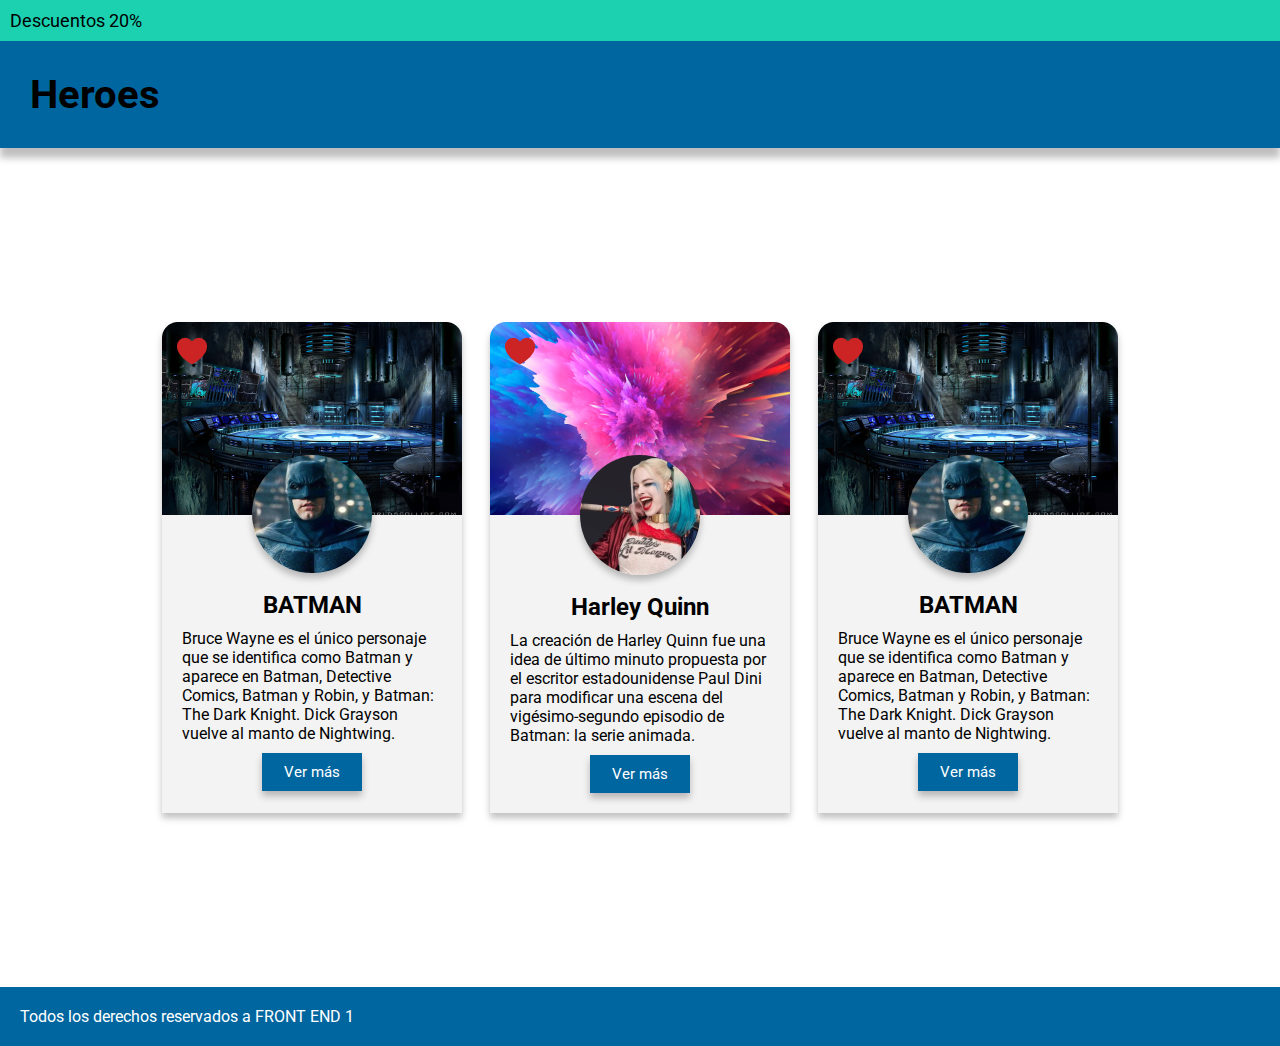
<file: Heroes/index.html>
<!DOCTYPE html>
<html lang="en">
<head>
    <meta charset="UTF-8">
    <meta http-equiv="X-UA-Compatible" content="IE=edge">
    <meta name="viewport" content="width=device-width, initial-scale=1.0">
    <style>
        @import url('https://fonts.googleapis.com/css2?family=Roboto&display=swap');
        </style>
    <link rel="stylesheet" href="css/styles.css">
    <title>Heroes</title>
</head>
<body>
    <header>
        <section>
            <p class="descuentos">Descuentos 20%</p>
        </section>
        <section>
            <h1>Heroes</h1>
        </section>
    </header>
    <main>
        <section class="seccionMain">
            <article>
                <img src="/Heroes/img/Vector.png" class="posicionCorazon1" alt="">
                <img src="/Heroes/img/849bfede3a5193c34ab8a00379e64fa2 1.png" alt="banner batman">
                <img src="/Heroes/img/liga-justicia-batman-kO4H--1024x512@abc 1.png" class="fotosHeroes" alt="foto batman">
                <h2>BATMAN</h2>
                <p class="pArticulos">Bruce Wayne es el único personaje que se identifica como Batman y aparece en Batman, Detective Comics, Batman y Robin, y Batman: The Dark Knight. Dick Grayson vuelve al manto de Nightwing.
                </p>
                <p class="verMas">Ver más</p>
            </article>
            <article>
                <img src="/Heroes/img/Vector.png" class="posicionCorazon1" alt="">
                <img src="/Heroes/img/queen banner.png" alt="banner batman">
                <img src="/Heroes/img/queen.png" class="fotosHeroes" alt="foto batman">
                <h2>Harley Quinn</h2>
                <p class="pArticulos">La creación de Harley Quinn fue una idea de último minuto propuesta por el escritor estadounidense Paul Dini para modificar una escena del vigésimo-segundo episodio de Batman: la serie animada.
                </p>
                <p class="verMas">Ver más</p>
            </article>
            <article>
                <img src="/Heroes/img/Vector.png" class="posicionCorazon1" alt="">
                <img src="/Heroes/img/849bfede3a5193c34ab8a00379e64fa2 1.png" alt="banner batman">
                <img src="/Heroes/img/liga-justicia-batman-kO4H--1024x512@abc 1.png" class="fotosHeroes" alt="foto batman">
                <h2>BATMAN</h2>
                <p class="pArticulos">Bruce Wayne es el único personaje que se identifica como Batman y aparece en Batman, Detective Comics, Batman y Robin, y Batman: The Dark Knight. Dick Grayson vuelve al manto de Nightwing.
                </p>
                <p class="verMas">Ver más</p>
            </article>
        </section>
    </main>
    <footer>
        <p class="pFooter">Todos los derechos reservados a FRONT END 1</p>
    </footer>
</body>
</html>
</file>
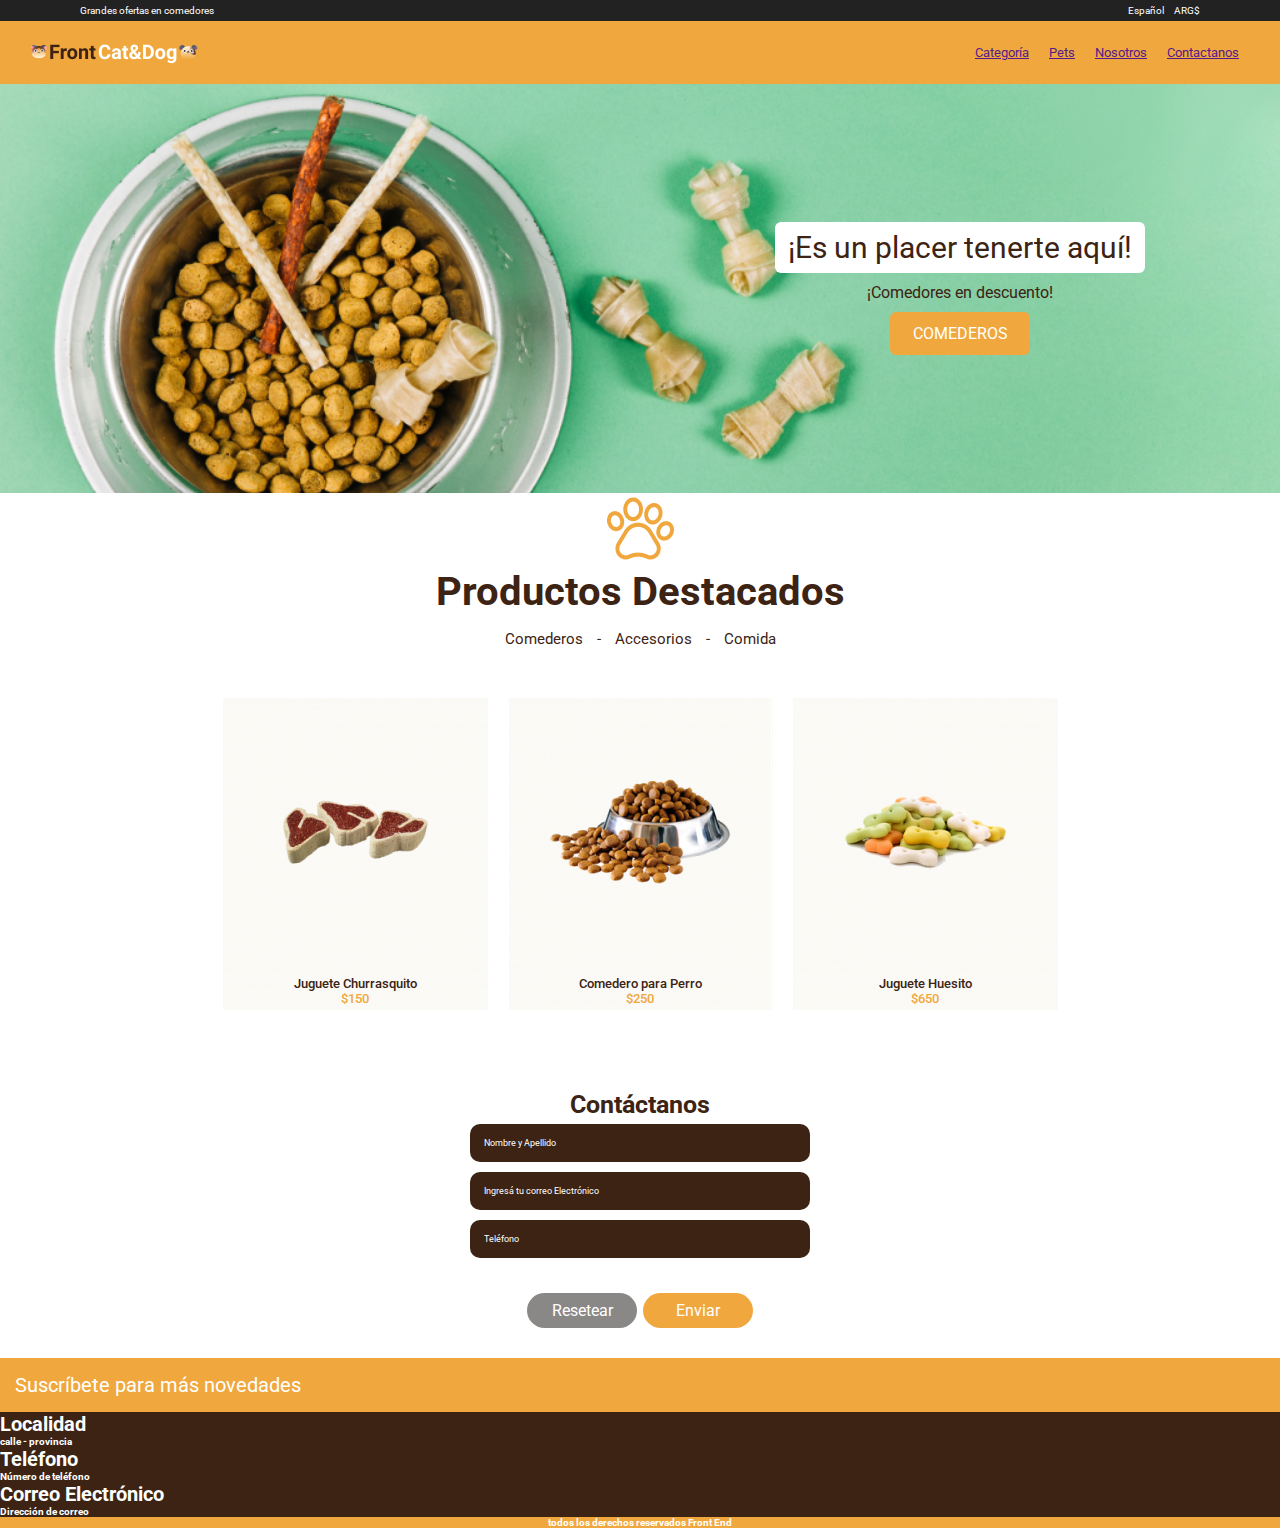
<file: PETSHOP/index.html>
<!DOCTYPE html>
<html lang="en">
<head>
    <meta charset="UTF-8">
    <meta http-equiv="X-UA-Compatible" content="IE=edge">
    <meta name="viewport" content="width=device-width, initial-scale=1.0">
    
    
    <title>FrontCat&Dog</title>
    <link rel="stylesheet" href="css/styles.css">
</head>
<body>
    <header>
        <Section class="seccionIdiomaMoneda">
            <p>Grandes ofertas en comedores</p>
            <ul class="ulsHeaderIM">
                <li class="liSeparacion">Español</li>
                <li>ARG$</li>
            </ul>
        </Section>
        <section class="seccionNavegacion">
            <img src="img/Logo.png" alt="logo FrontCat&Dog">
            <nav>
                <ul class="ulsHeaderNav">
                    <li class="liSeparacion"><a href=""><i class="fa-solid fa-paw"></i> Categoría</a></li>
                    <li class="liSeparacion"><a href=""><i class="fa-solid fa-paw"></i> Pets</a></li>
                    <li class="liSeparacion"><a href=""><i class="fa-solid fa-paw"></i> Nosotros</a></li>
                    <li class="liSeparacion"><a href=""><i class="fa-solid fa-paw"></i> Contactanos</a></li>
                </ul>
            </nav>
            <!-- <i class="fa-solid fa-bars"></i> -->
        </section>
    </header>
    <main>
        <section class="fondoBanner">
            <div class="divContenidoBanner">
                <span class="spanBanner1">¡Es un placer tenerte aquí!</span>
                <span>¡Comedores en descuento!</span>
                <span class="spanbanner3">COMEDEROS</span>
            </div>
        </section>
        <section>
            <div class="divPataGrande">
                <img src="img/patitaGrande.png" alt="icono patita">
            </div>
            <h1>Productos Destacados</h1>
            <nav class="navProductosDestacados">
                <span>Comederos</span>
                <span class="espacioEnNavegadores">-</span>
                <span>Accesorios</span>
                <span class="espacioEnNavegadores">-</span>
                <span>Comida</span>
            </nav>
        </section>
        <section class="seccionArticulos">
            <article>
                <div class="divArticulo1">
                    <p>Juguete Churrasquito</p>
                    <p class="precios">$150</p>
                </div>
            </article>
            <article>
                <div class="divArticulo2">
                    <p>Comedero para Perro</p>
                    <p class="precios">$250</p>
                </div>
            </article>
            <article>
                <div class="divArticulo3">
                    <p>Juguete Huesito</p>
                    <p class="precios">$650</p>
                </div>
            </article>      
        </section>
        <section>
            <h3>Contáctanos</h3>
            <div class="divIngresarDatosDeContactos">
                <p class="pIngresarDatosDeContacto">Nombre y Apellido</p>
                <p class="pIngresarDatosDeContacto">Ingresá tu correo Electrónico</p>
                <p class="pIngresarDatosDeContacto">Teléfono</p>
                <div class="divBotonesContactanos">
                    <p class="pResetear">Resetear</p>
                    <p class="pEnviar">Enviar</p>
                </div>
            </div>
        </section>
        <section class="seccionSuscripcion">
            <div class="divSuscripcion1">
                <p><i class="fa-solid fa-envelope-circle-check"></i></p>
                <p>Suscríbete para más novedades</p>
            </div>
        </section>
    </main>
    <footer>
        <section class="seccionContacto">
            <i class="fa-solid fa-location-dot iconosContacto"></i>
            <p>Localidad</p>
            <p class="pSeccionContactos">calle - provincia</p>
            <i class="fa-solid fa-phone iconosContacto"></i>
            <p>Teléfono</p>
            <p class="pSeccionContactos">Número de teléfono</p>
            <i class="fa-solid fa-envelope iconosContacto"></i>
            <p>Correo Electrónico</p>
            <p class="pSeccionContactos">Dirección de correo</p>

        </section>
        <p class="seccionCreditos">todos los derechos reservados Front End</p>
    </footer>   
</body>
</html>
</file>
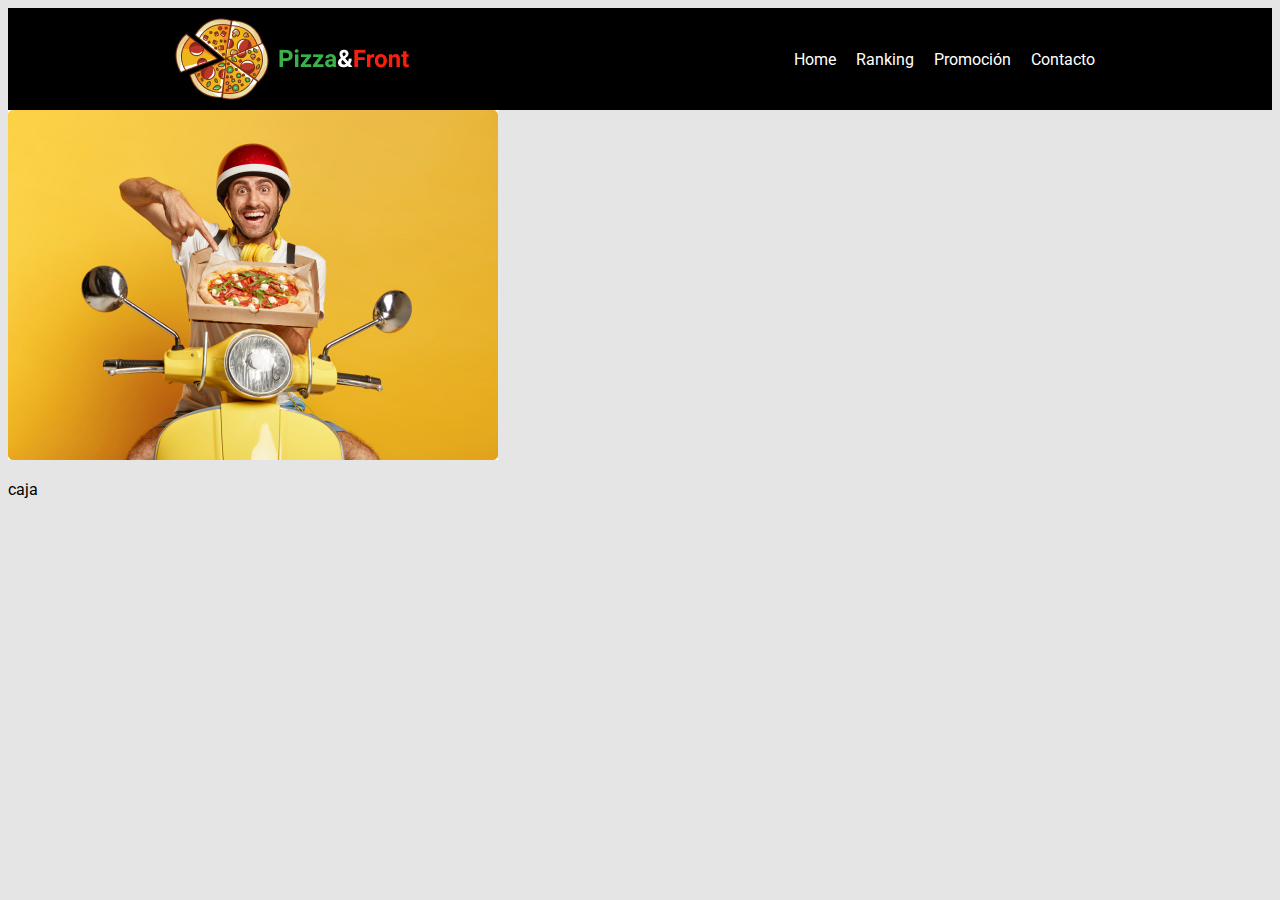
<file: Pizza-Front/index.html>
<!DOCTYPE html>
<html lang="en">
<head>
    <meta charset="UTF-8">
    <meta http-equiv="X-UA-Compatible" content="IE=edge">
    <meta name="viewport" content="width=device-width, initial-scale=1.0">
    <style>
        @import url('https://fonts.googleapis.com/css2?family=Roboto:wght@400;700&display=swap');
        </style>
    <link rel="stylesheet" href="/Pizza-Front/css/styles.css">
    <title>Pizza-Front</title>
</head>
<body>
    <header>
        <div class="divHeader">
            <img src="/Pizza-Front/img/Logo.png" alt="">
            <ul class="navegador">
                <li>Home</li>
                <li>Ranking</li>
                <li>Promoción</li>
                <li>Contacto</li>
            </ul>
        </div>
    </header>
    <main>
        <section class="sectionPrincipalMain">
            <img src="/Pizza-Front/img/delivery.jpg" alt="deliveryfoto">
            <div>
                <p>caja</p>
            </div>
        </section>
    </main>
    <footer>

    </footer>
</body>
</html>
</file>
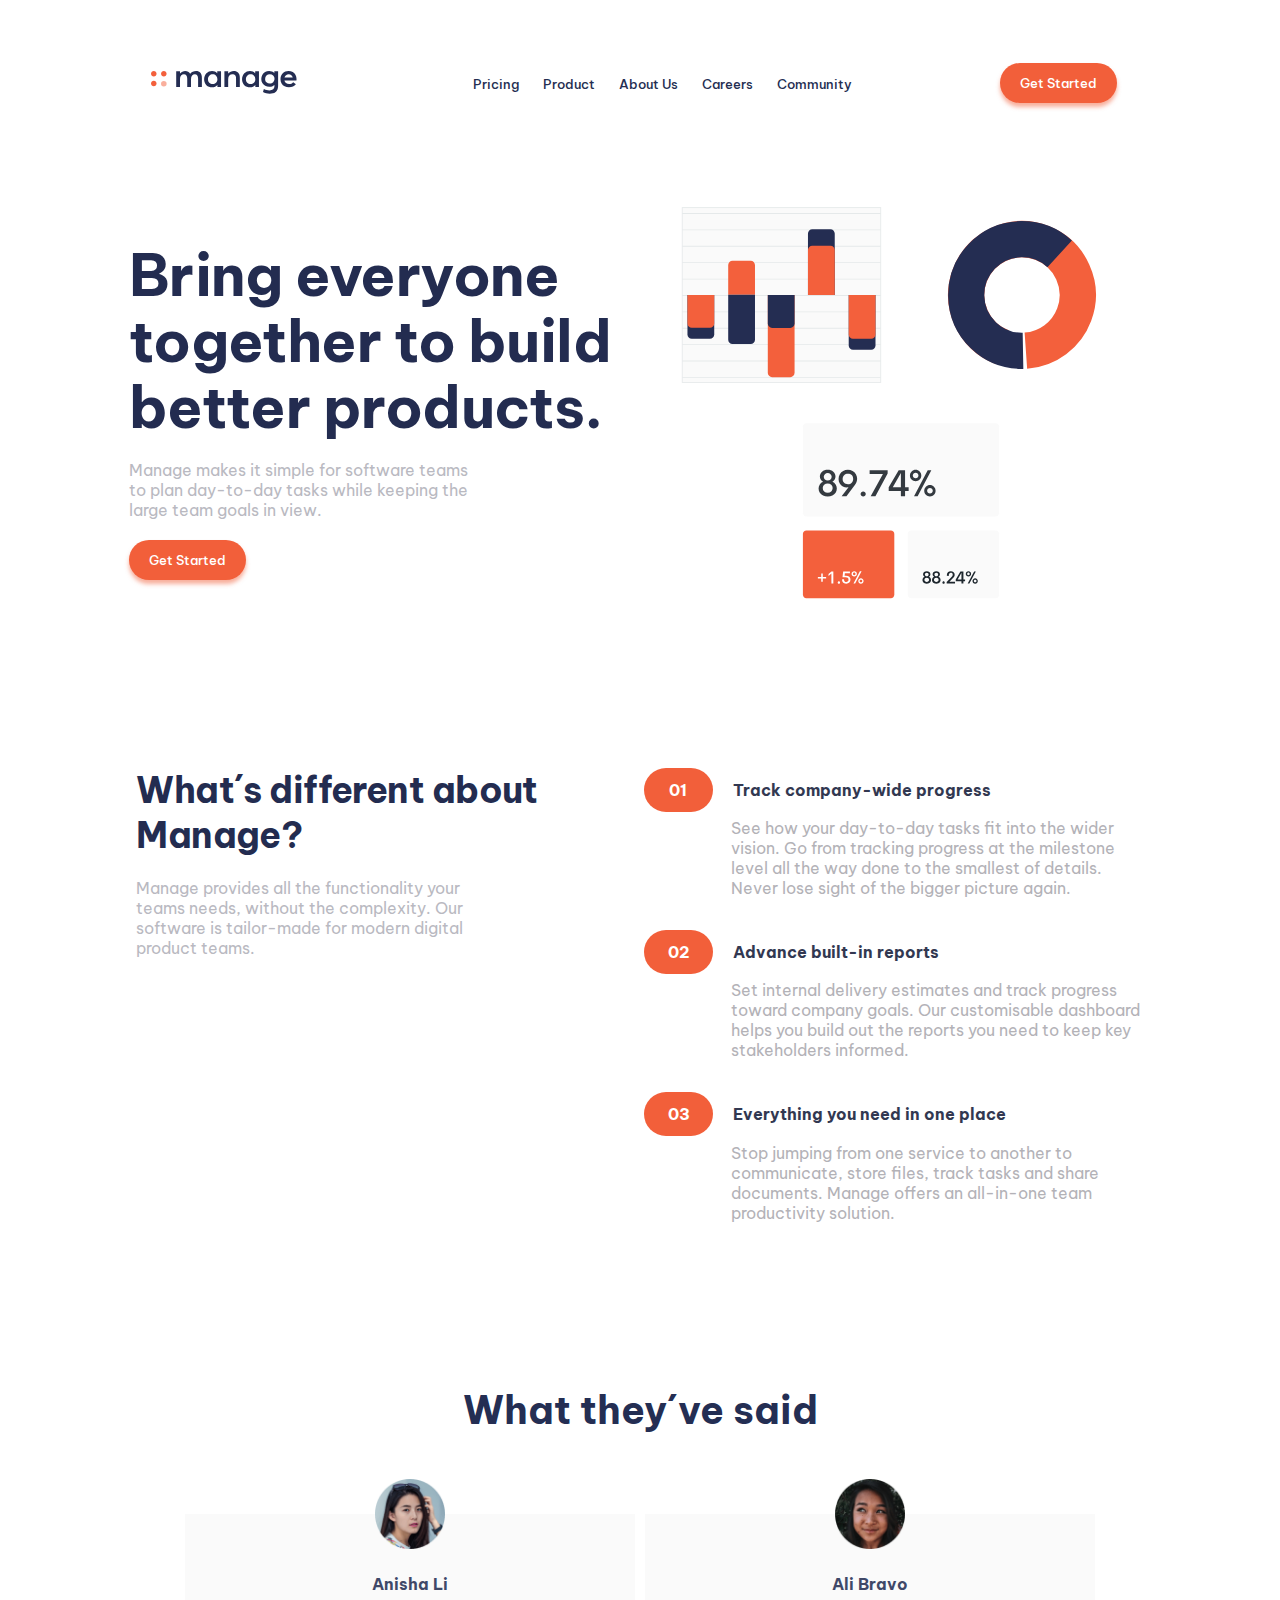
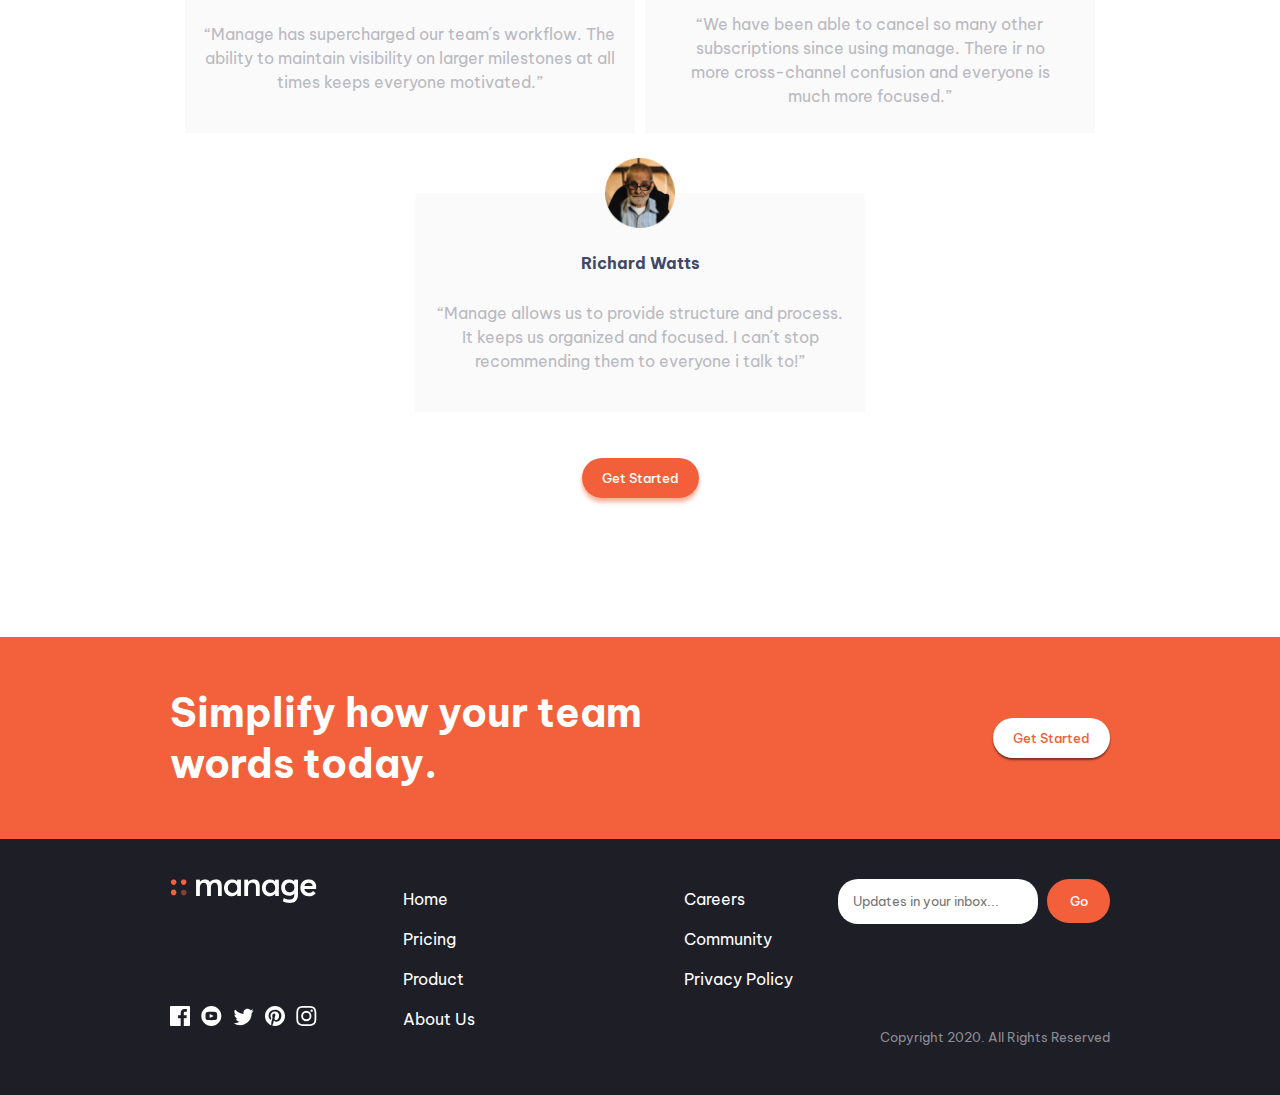
<file: Examen Practico Final - FE1/Pablo-Viera/index.html>
<!DOCTYPE html>
<html lang="en">
<head>
    <meta charset="UTF-8">
    <meta http-equiv="X-UA-Compatible" content="IE=edge">
    <meta name="viewport" content="width=device-width, initial-scale=1.0">
    <title>manage</title>
    <link rel="stylesheet" href="css/styles.css">
</head>
<body>
    <header>
        <img src="img/logo.svg" alt="logo manage">
        <nav>
            <ul>
                <li><a href="">Pricing</a></li>
                <li><a href="">Product</a></li>
                <li><a href="">About Us</a></li>
                <li><a href="">Careers</a></li>
                <li><a href="">Community</a></li>
            </ul>
        </nav>
        <a href="" class="aNaranjaH">Get Started</a>
        <a class="hamburguesa" href=""><img src="img/icon-hamburger.svg" alt="hamburguesa"></a>
    </header>
    <main>
        <article>
            <div class="graficoYh1">
                <img src="img/illustration-intro.svg" alt="gráfico">
                <section class="sectionH1">
                    <h1>Bring everyone together to build better products.</h1>
                    <p>Manage makes it simple for software teams to plan day-to-day tasks while keeping the large team goals in view.</p>
                    <a href="" class="aNaranja">Get Started</a>
                </section>
            </div>
            <div class="h2Ylistado">
                <section class="sectionH2">
                    <h2>What´s different about Manage? </h2>
                    <p>Manage provides all the functionality your teams needs, without the complexity. Our software is tailor-made for modern digital product teams.</p>
                </section>
                <section class="listado">
                    <div>
                        <span class="Numero">01</span><h5 class="h5-1">Track company-wide progress</h5>
                    </div>
                    <p>See how your day-to-day tasks fit into the wider vision. Go from tracking progress at the milestone level all the way done to the smallest of details. Never lose sight of the bigger picture again.</p>
                    <div>
                        <span class="Numero">02</span><h5 class="h5-2">Advance built-in reports</h5>
                    </div>
                    <p>Set internal delivery estimates and track progress toward company goals. Our customisable dashboard helps you build out the reports you need to keep key stakeholders informed.</p>
                    <div>
                        <span class="Numero">03</span><h5 class="h5-3">Everything you need in one place</h5>
                    </div>
                    <p>Stop jumping from one service to another to communicate, store files, track tasks and share documents. Manage offers an all-in-one team productivity solution.</p>
                </section>
            </div>
        </article>
        <section class="lesClientes">
            <h2>What they´ve said</h2>
            <div class="clientes">
                <article class="clienteGenerico">
                    <img class="avatarClientes" src="img/avatar-anisha.png" alt="avatar Anisha">
                    <p class="nombreClientes">Anisha Li</p>
                    <p class="pClientesLaterales">“Manage has supercharged our team´s workflow. The ability to maintain visibility on larger milestones at all times keeps everyone motivated.”</p>
                </article>
                <article class="clienteGenericoC">
                    <img class="avatarClientes" src="img/avatar-ali.png" alt="avatar Ali">
                    <p class="nombreClientes">Ali Bravo</p>
                    <p class="pClienteCentral">“We have been able to cancel so many other subscriptions since using manage. There ir no more cross-channel confusion and everyone is much more focused.”</p>
                </article>
                <article class="clienteGenerico">
                    <img class="avatarClientes" src="img/avatar-richard.png" alt="avatar Richard">
                    <p class="nombreClientes">Richard Watts</p>
                    <p class="pClientesLaterales">“Manage allows us to provide structure and process. It keeps us organized and focused. I can´t stop recommending them to everyone i talk to!”</p>
                </article>
                <div class="carousel">
                    <input name="vacio" type="radio">
                    <input name="vacio" type="radio" checked>
                    <input name="vacio" type="radio">
                    <input name="vacio" type="radio">
                </div>
            </div>
            <a href="" class="aNaranja">Get Started</a>
        </section>
        <section class="Eslogan">
            <h2>Simplify how your team words today.</h2>
            <a class="aBlanco" href="">Get Started</a>
        </section>
    </main>
    <footer>
        <div class="utilidad">
            <form action="" method="post">
                <input type="email" name="email" placeholder="Updates in your inbox..." required>
                <button type="submit">Go</button>
            </form>
            <section class="uls">
                <ul>
                    <li><a href="">Home</a></li>
                    <li><a href="">Pricing</a></li>
                    <li><a href="">Product</a></li>
                    <li><a href="">About Us</a></li>
                </ul>
                <ul>
                    <li><a href="">Careers</a></li>
                    <li><a href="">Community</a></li>
                    <li><a href="">Privacy Policy</a></li>
                </ul>
            </section>
            <section class="logoYredes">
                <img class="logoBlanco" src="img/LogoBlanco.svg" alt="logo manage">
                <div class="redesS">
                    <a href=""><img src="img/icon-facebook.svg" alt="facebook"></a>
                    <a href=""><img src="img/icon-youtube.svg" alt=""></a>
                    <a class="app" href=""><img src="img/icon-twitter.svg" alt=""></a>
                    <a class="app" href=""><img src="img/icon-pinterest.svg" alt=""></a>
                    <a class="app" href=""><img src="img/icon-instagram.svg" alt=""></a>
                </div>
            </section>
        </div>
        <p>Copyright 2020. All Rights Reserved</p>
    </footer>
</body>
</html>
</file>
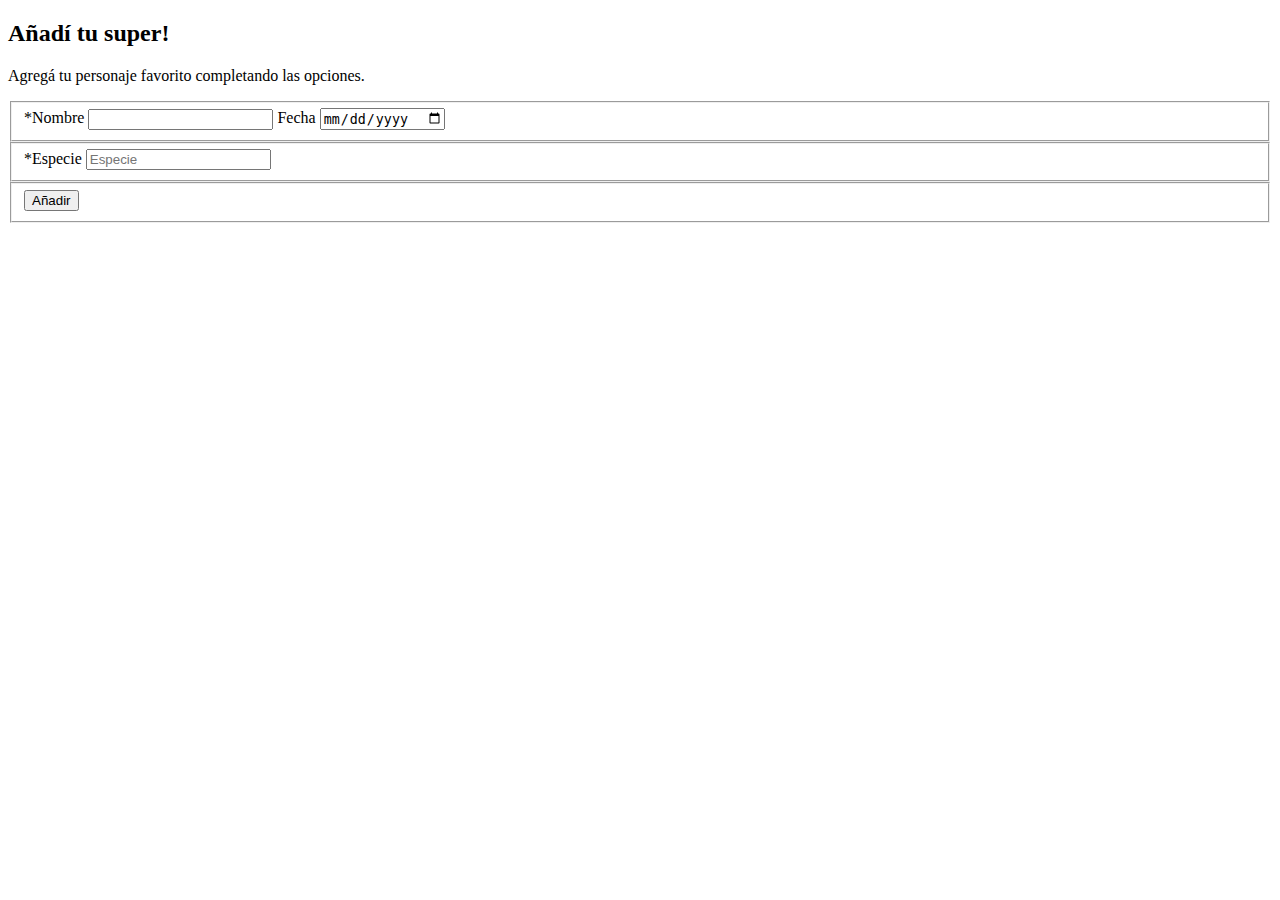
<file: Heroes/agregarHeroe.html>
<!DOCTYPE html>
<html lang="en">
<head>
    <meta charset="UTF-8">
    <meta http-equiv="X-UA-Compatible" content="IE=edge">
    <meta name="viewport" content="width=device-width, initial-scale=1.0">
    <title>Document</title>
</head>
<body>
    <header></header>
    <main>
        <div>
            <h2>Añadí tu super!</h2>
            <p>Agregá tu personaje favorito completando las opciones.</p>
            <form action="" class="" method="post">
                <div>
                    <fieldset>
                        <label for="Nombre">*Nombre</label>
                        <input type="text" id="Nombre" name="Nombre" required>
                        <label for="Fecha">Fecha</label>
                        <input type="date" id="Fecha" name="Fecha">
                    </fieldset>
                    <fieldset>
                        <label for="Especie">*Especie</label>
                        <input type="text" id="Especie" name="Especie" placeholder="Especie" required>
                    </fieldset>
                </div>
                <fieldset>
                    <button type="submit">Añadir</button>
                </fieldset>
            </form>
        </div>
    </main>
    <footer></footer>
</body>
</html>
</file>
<file: Heroes/css/styles.css>
* {
    font-family: 'Roboto', sans-serif;
    margin: 0;
    box-sizing: border-box;
}

.descuentos{
    background-color: #1CD1B0;
    font-size: 18px;
    padding: 10px;
}

h1{
    position: relative;
    background-color: #00669F;
    padding: 30px;
    font-size: 40px;
    box-shadow: 0px 10px 7px rgba(0, 0, 0, 0.25);
    margin-bottom: 160px;
}

.seccionMain{
    text-align: center;
    display: flex;
    justify-content: center;
    flex-wrap: wrap;
}

article{
    position: relative;
    background-color: #F3F3F3;
    width: 300px;
    text-align: center;
    border-radius: 16px 16px 0px 0px;
    margin: 14px 14px;
    box-shadow: 0px 5px 7px rgba(0, 0, 0, 0.25);
}

.posicionCorazon1{
    position: absolute;
    left: 15px;
    top: 15px;
}

.bannerHeroes{
    border-radius: 16px 16px 0px 0px;
}

.fotosHeroes{
    position:relative;
    border-radius: 59px 60px 59px 60px;
    bottom: 64px;
    box-shadow: 0px 5px 7px rgba(0, 0, 0, 0.25);
}

h2{
    position: relative;
    margin-top: -50px;
    
}

.pArticulos{
    position: relative;
    text-align: left;
    padding: 10px 20px 10px 20px;
    font-size: 16px;
    margin-bottom: 20px;
}

.verMas{
    position: relative;
    background-color: #00669F;
    color: white;
    font-size: 15px;
    width: 100px;
    text-align: center;
    padding: 10px;
    right: -100px;
    bottom: 20px;
    box-shadow: 0px 5px 7px rgba(0, 0, 0, 0.25);
}

.pFooter{
    background-color: #00669F;
    color: white;
    padding: 20px;
    margin-top: 160px;
}
</file>
<file: PETSHOP/css/styles.css>
@import url('https://fonts.googleapis.com/css2?family=Roboto:wght@400;500;700&display=swap');

* {
    box-sizing: border-box;
    font-family: 'Roboto';
    margin: 0px;
}

body{
    font-family: 'Roboto', sans-serif;
    color: #3C2313;
}

.seccionIdiomaMoneda{
    background-color: #222222;
    color: white;
    font-size: 10px;
    padding: 5px 80px;
    display: flex;
    justify-content: space-between;
    align-items: center;
}

.ulsHeaderIM{
    list-style: none;
    display: flex;
    justify-content: space-around;
}

.ulsHeaderNav{
    list-style: none;
    display: flex;
    justify-content: space-around;
}

.liSeparacion{
    flex-wrap: wrap;
    margin: 0px 10px;
}

.seccionNavegacion{
    background-color: #F0A83E;
    color: white;
    font-size: 13px;
    font-weight: 400px;
    display: flex;
    justify-content: space-between;
    align-items: center;
    padding: 20px 31px;
}

.fondoBanner{
    background-image: url(../img/banner.png);
    background-size: cover;
    height: 409px;
    text-align: center;
}

.divContenidoBanner{
    display: flex;
    flex-direction: column;
    justify-content:center;
    align-items: center;
    height: 409px;
    margin: 0px 0px 0px 50%;
}

.spanBanner1{
    background-color: white;
    border-radius: 6px;
    width: 370px;
    font-size: 30px;
    text-align: center;
    padding: 8px 0px;
    margin: 0px 0px 10px 0px;
}

.spanbanner3{
    background-color: #F0A83E;
    border-radius: 6px;
    color: white;
    width: 140px;
    padding: 12px 0px;
    margin: 10px 0px 0px 0px;
}

.divPataGrande{
    text-align: center;
}

h1{
    font-size: 40px;
    text-align: center;
}

.navProductosDestacados{
    text-align: center;
    font-size: 15px;
    margin: 15px 0px 0px 0px;
}

.espacioEnNavegadores{
    margin: 0px 10px;
}

.seccionArticulos{
    font-size: 13px;
    font-weight: 500;
    display: flex;
    justify-content:center;
}

article{
    margin: 50px 10px;
}

.divArticulo1{
    background-image: url(/PETSHOP/img/churrasquito.png);
    width: 265px;
    height: 312px;
    display: flex;
    flex-direction: column;
    align-items: center;
    justify-content: flex-end;
    padding: 0px 0px 4px 0px;
}

.divArticulo2{
    background-image: url(/PETSHOP/img/comedero.png);
    width: 265px;
    height: 312px;
    display: flex;
    flex-direction: column;
    align-items: center;
    justify-content: flex-end;
    padding: 0px 0px 4px 0px;
}

.divArticulo3{
    background-image: url(/PETSHOP/img/Huesito.png);
    width: 265px;
    height: 312px;
    display: flex;
    flex-direction: column;
    align-items: center;
    justify-content: flex-end;
    padding: 0px 0px 4px 0px;
}

.precios{
    color: #F0A83E;
}

h3{
    margin: 0px 0px 20px 0px;
    font-size: 25px;
    font-weight: 700;
    text-align: center;
    margin: 30px 0px 0px 0px;
}

.divIngresarDatosDeContactos{
    display: flex;
    flex-direction: column;
    align-items: center;
}

.pIngresarDatosDeContacto{
    background-color: #3C2313;
    font-size: 9px;
    color: white;
    width: 340px;
    border-radius: 10px;
    padding: 14px;
    margin: 5px 0px;
}

.divBotonesContactanos{
    display: flex;
}

.pResetear{
    background-color: #8A8787;
    color: white;
    width: 110px;
    border-radius: 20px;
    text-align: center;
    padding: 8px 14px;
    margin: 30px 3px;
}

.pEnviar{
    background-color: #F0A83E;
    color: white;
    width: 110px;
    border-radius: 20px;
    text-align: center;
    padding: 8px 14px;
    margin: 30px 3px;
}

.seccionSuscripcion{
    background-color: #F0A83E;
}

.divSuscripcion1{
    color: white;
    font-size: 20px;
    display: flex;
    padding: 15px;
    
}

.seccionContacto{
    background-color: #3C2313;
    color: white;
    font-size: 20px;
    font-weight: 700;
}

.pSeccionContactos{
    font-size: 10px;
}

.iconosContacto{
    font-size: 60px;
}

.seccionCreditos{
    background-color: #F0A83E;
    color: white;
    font-size: 10px;
    font-weight: 700;
    text-align: center;
}
</file>
<file: Pizza-Front/css/styles.css>
*{
    box-sizing: border-box;
}

.divHeader{
background-color: black;
color: white;
display: flex;
justify-content: space-around;
align-self:center;
padding: 10px 0px;
}

.navegador{
    display: flex;
    align-items: center;
    list-style: none;
    justify-content: space-around;
}

li{
    margin: 0 10px;
}

body{
    font-family: 'Roboto', sans-serif;
    background-color: #E5E5E5;
}

sectionPrincipalMain{
    display: flex;
}

.divPodioPizza{
    background-color: white;
    width: 490px;
    height: 350px;
}
</file>
<file: Examen Practico Final - FE1/Pablo-Viera/css/styles.css>
@import url('https://fonts.googleapis.com/css2?family=Be+Vietnam+Pro:wght@400;500;700&display=swap');

*{
    box-sizing: border-box;
    margin: 0;
    font-family: 'Be Vietnam Pro', sans-serif;
}



/* AQUÍ COMIENZA EL HEADER */

header{
    align-items: center;
    display: flex;
    flex-wrap: wrap;
    height: 165px;
    justify-content:space-around;
    margin: 0px 7% 8px 7%;
}

header img{
    width: 145.54px;
}

ul{
    list-style-type: none;
}

Header ul{
    display: flex;
}

a{
    text-decoration: none;
}

Header a{
    color: #242E52;
    font-size: 0.813rem;
    font-weight: 500;
    margin: 0px 12px;
}

Header a:hover{
    color: #9095aa;
}

.aNaranjaH{
    background-color: rgb(242, 95, 58);
    border-radius: 3.125rem;
    box-shadow: 0rem 0.25rem 0.25rem rgba(242, 95, 58, 0.5);
    color: white;
    font-size: 0.824rem;
    font-weight: 500;
    padding: 0.75rem 1.25rem;
    text-align: center;
}

.aNaranjaH:hover{
    background-color: rgb(250, 155, 131);
    color: white;
}

.hamburguesa{
    display: none;
}

/* AQUÍ TERMINA EL HEADER */
/* AQUÍ COMIENZA ARTICULO SOBRE LA EMPRESA */

article .graficoYh1{
    align-items: center;
    display: flex;
    flex-flow: row-reverse;
    flex-wrap: wrap;
    justify-content:space-around;
    margin: 20px 8% 130px;
    width: auto;
}

.graficoYh1 img{
    width: 500px;
}

.graficoYh1 .sectionH1{
    align-items: flex-start;
    display: flex;
    flex-direction: column;
    justify-content: space-between;
    text-align: left;
    width: 470px;
}

.sectionH1 h1{
    align-items: center;
    color:#232C50;
    display: flex;
    font-weight: 700;
    font-size: 3.625rem;
    letter-spacing: -0.035rem;
    line-height: 4.125rem;
    margin: 0px 0px 20px 0px;
    width: 500px;
}

.sectionH1 p{
    color: #B9B9C1;
    margin: 0px 0px 20px 0px;
    max-width: 356px;
}

.aNaranja{
    background-color: rgb(242, 95, 58);
    border-radius: 3.125rem;
    box-shadow: 0rem 0.25rem 0.25rem #f25f3a80;
    color: white;
    font-size: 0.824rem;
    font-weight: 500;
    padding: 0.75rem 1.25rem;
    text-align: center;
}

.aNaranja:hover{
    background-color: #fa9b83;
}

article .h2Ylistado{
    align-items: flex-start;
    display: flex;
    flex-wrap: wrap;
    justify-content:space-around;
    margin: 20px 8% 130px;
}

.h2Ylistado .sectionH2{
    max-width: 440px;
    padding: 0px 30px 0px 0px;
}

.sectionH2 h2{
    color:#232C50;
    font-size: 2.25rem;
    font-weight: 700;
    line-height: 2.8125rem;
    letter-spacing: -0.035rem;
    margin: 0px 0px 20px 0px;
}

.sectionH2 p{
    color: #B9B9C1;
    margin: 0px 0px 60px 0px;
    width: 356px;
}

.h2Ylistado .listado{
    display: flex;
    flex-direction: column;
}

.listado div{
    align-items: center;
    display: flex;
}

.listado .Numero{
    background-color: rgb(242, 95, 58);
    border-radius: 3.125rem;
    color: white;
    font-weight: 700;
    margin: 0px 20px 0px 0px;
    padding: 0.75rem 1.5rem;
    text-align: center;
    width: 69px;
}

.listado h5{
    color: #323851;
    font-size: 1rem;
    font-weight: 700;
}

.listado p{
    color: #B3B2B7;
    padding: 0.4rem 0rem 2rem 5.4375rem;
    width: 500px;
}

/* AQUÍ TERMINA ARTICULO SOBRE LA EMPRESA */
/* AQUÍ COMIENZA LA SECCION SOBRE CLIENTES */

.lesClientes{
    text-align: center;
}

.lesClientes h2{
    font-size: 2.4509rem;
    color: rgb(36, 46, 83);
    margin: 0px 0px 50px;
}

.lesClientes .clientes{
    display: flex;
    flex-wrap: wrap;
    justify-content: center;
    margin: 0px 0px 25px 0px;
}


.clienteGenerico{
    align-items: center;
    background-color: #FAFAFA;
    display: flex;
    flex-direction: column;
    height: 219px;
    margin: 30px 5px;
    width: 450px;
}

.clienteGenericoC{
    align-items: center;
    background-color: #FAFAFA;
    display: flex;
    flex-direction: column;
    height: 219px;
    margin: 30px 5px;
    width: 450px;
}

.avatarClientes{
    bottom: 35px;
    position: relative;
    width: 70px;
}

.nombreClientes{
    bottom: 10px;
    color: #3F4868;
    font-size: 1.0045rem;
    font-weight: 700;
    margin: 0rem 0rem 0.5rem 0rem;
    position: relative;
    width: 12.5rem;
}

.pClientesLaterales{
    color: #B9B9C1;
    line-height: 1.5rem;
    margin: 0.625rem 0rem 0rem 0rem;
    width: 25.625rem;
}

.pClienteCentral{
    color: #B9B9C1;
    line-height: 1.5rem;
    width: 23.75rem;
}

.carousel{
    display: none;
}

/* AQUÍ TERMINA LA SECCION SOBRE CLIENTES */
/* AQUÍ COMIENZA LA SECCCION ESLOGAN (NARANJA)*/

.Eslogan{
    align-items: center;
    background-color: rgb(243, 97, 60);
    display: flex;
    justify-content: space-between;
    margin: 150px 0px 0px 0px;
    padding: 50px 170px;
}

.Eslogan h2{
    color: white;
    font-size: 2.5rem;
    width: 30rem;
}

.aBlanco{
    background-color: white;
    border-radius: 3.125rem;
    box-shadow: 0rem 0.125rem 0.125rem rgba(0, 0, 0, 0.5);
    color: rgb(242, 95, 58);
    font-size: 0.824rem;
    font-weight: 500;
    padding: 0.75rem 1.25rem;
    text-align: center;
}

.aBlanco:hover{
    color: rgb(255, 221, 221);
}

/* AQUÍ TERMINA LA SECCION ESLOGAN */
/* AQUÍ COMIENZA EL FOOTER*/

footer{
    background-color: #1E1E26;
    color: white;
    padding: 40px 170px;
}

Footer .utilidad{
    align-items: flex-start;
    display: flex;
    flex-direction: row-reverse;
    flex-wrap: wrap;
    justify-content: space-between;
}

form button{
    background-color: #f25f3a;
    border-style: none;
    border-radius: 3.125rem;
    color: white;
    font-size: 0.8238rem;
    font-weight: 500;
    padding: 0.875rem 0rem;
    text-align: center;
    width: 3.9375rem;
}

form button:hover{
    background-color: #fa9b83;
}

form input{
    border-radius: 20px;
    border-style: none;
    margin: 0px 5px 0px 0px;
    padding: 14px 15px;
    width: 200px;
}

.uls{
    display: flex;
    justify-content: space-between;
    line-height: 2.5rem;
    width: 430px;
}

.uls a{
    color: white;
    font-weight: 400;
}

.uls a:hover{
    color: rgb(242,  95, 58);
}

.redesS{
    align-items: flex-end;
    display: flex;
    height: 120px;
    justify-content: space-between;
}

.redesS a:hover{
    filter: invert(50%) sepia(67%) saturate(3045%) hue-rotate(338deg) brightness(99%) contrast(92%);
}

footer p{
    bottom: 10px;
    color: #8C8C94;
    font-size: 0.7813rem;
    position: relative;
    text-align: right;
}

/*AQUÍ TERMINA EL FOOTER*/






/*///////////////////////////////////////////*/






@media(max-width:375px){

    html{
        font-size: 16px;
    }

    /*AQUÍ COMIENZA EL HEADER*/

    header{
        height: 100px;
        justify-content:space-between;
        margin: 0px 8% 0px 8%;
    }
    
    header img{
        width: 108px;
    }
    
    Header ul{
        display: none;
    }
    
    .aNaranjaH{
        display: none;
    }
    
    .hamburguesa{
        display: block;
    }

    .hamburguesa img{
        filter: saturate();
        width: 26px;
    }

    /*AQUÍ TERMINA EL HEADER*/
    /* AQUÍ COMIENZA ARTICULO SOBRE LA EMPRESA */

    article .graficoYh1{
        margin: 0px 5% 0px 5%;
        justify-content:none;
        width: none;
    }

    .graficoYh1 img{
        width: auto;
    }

    .graficoYh1 .sectionH1{
        align-items: center;
        flex-direction: none;
        justify-content: none;
        text-align: center;
    }

    .sectionH1 h1{
        font-size: 2.5rem;
        line-height: 3.2rem;
        margin: 10px 0px 10px 0px;
        width: auto;
    }

    .sectionH1 p{
        line-height: 1.5rem;
    }

    .aNaranja{
        margin: 10px 0px 0px 0px;
        padding: 0.9rem 2rem;
    }

    article .h2Ylistado{
        align-items: center;
        justify-content:center;
        margin: 85px 0px 30px 0px;
        text-align: center;
    }

    .h2Ylistado .sectionH2{
        justify-content:none;
        margin: 10px 5% 50px 5%;
        padding: 0px 0px 0px 0px;
        text-align: center;
        width: auto;
    }
    
    .sectionH2 h2{
        font-size: 1.875rem;
        line-height: 2.8125rem;
        letter-spacing: -0.06rem;
        margin: 0px 0px 15px 0px;
        padding: 0% 5%;
    }
    
    .sectionH2 p{
        font-size: 0.9rem;
        line-height: 1.65rem;
        padding: 0% 5%;
    }
    
    .listado div{
        align-items: center;
        padding: 0% 5% 0% 5%;

    }

    .listado .Numero{
        color: white;
        font-weight: 700;
        margin: 0px 10px 0px 0px;
        padding: 9.5px 24px;
        text-align: center;
        width: 69px;
    }

    .listado h5{
        background-color: rgb(255, 239, 234);
        font-size: 0.97rem;
        left: 75px;
        letter-spacing: -0.04rem;
        position: absolute;
        z-index: -1;
    }

    .h5-1{
        padding: 9.5px 54px 9.5px 21px;
    }

    .h5-2{
        padding: 9.5px 100.5px 9.5px 21px;
    }

    .h5-3{
        padding: 9.5px 43px 9.5px 21px;
    }

    .listado p{
        font-size: 0.9rem;
        line-height: 1.65rem;
        padding: 12px 5% 50px 5%;
        text-align: left;
        width: auto;
    }
    
    /* AQUÍ TERMINA ARTICULO SOBRE LA EMPRESA */
    /* AQUÍ COMIENZA LA SECCION SOBRE CLIENTES */

    .lesClientes{
        padding: 0% 5% 0% 5%;
    }

    .lesClientes h2{
        font-size: 1.9rem;
        margin: 0px 0px 60px 0px;
    }

    .clienteGenerico{
        display: none;
    }

    .clienteGenericoC{
        display: flex;
        flex-direction: column;
        height: 219px;
        margin: 30px 5px 20px;
    }


    .pClienteCentral{
        font-size: 0.9rem;
        padding: 0% 4%;
        width: auto;
    }

    .carousel{
        display: inline-block;
        margin: 0px 0px 30px 0px;
    }

    input:checked {
        background-color: rgb(242,  95, 58);
    }

    input[type="radio"]{
        appearance: none;
        border: 0.07rem solid rgb(242, 95, 58);
        border-radius: 50%;
        color: white;
        height: 0.5rem;
        margin: 2px;
        width: 0.5rem;
    }

    /* AQUÍ TERMINA LA SECCION  SOBRE CLIENTES */
    /* AQUÍ COMIENZA LA SECCCION ESLOGAN (NARANJA)*/

    .Eslogan{
        align-items: center;
        flex-direction: column;
        margin: 60px 0px 0px 0px;
        padding: 96px 5%;
        text-align: center;
    }

    .Eslogan h2{
        font-size: 2.5rem;
        margin: 0px 0px 25px 0px;
        width: auto;
    }

    .aBlanco{
        font-weight: 700;
        padding: 0.9rem 2.2rem;
    }

/* AQUÍ TERMINA LA SECCION ESLOGAN */
/* AQUÍ COMIENZA EL FOOTER*/

    footer{
        padding: 45px 5% 0px 5%;

    }

    Footer .utilidad{
        align-items: center;
        display: flex;
        flex-wrap: wrap;
        justify-content: center
    }

    form{
        display: flex;
        flex-wrap: wrap;
        margin: 8px 0% 35px 0%;
    }

    form button{
        width: 75px;
    }

    form input{
        margin: 0px 8px 0px 0px;
        padding: 14px 35px;
        width: auto;
    }

    .uls{
        display: flex;
        justify-content: space-around;
        margin: 0px 0px 0px 0px;
        position: relative;
        right: 15px;
    }

    .uls a{
        font-size: 0.85rem;
    }

    .utilidad .logoYredes{
        align-items: center;
        display: flex;
        flex-direction: column-reverse;
        padding: auto;
    }

    .redesS{
        align-items: center;
        display: flex;
        justify-content: center;
        width: 300px;
    }
    
    .redesS a img{
        margin: 0px 15px;
        width: 32px;
    }
    
    .logoBlanco{
        margin: 10px 0px 40px 0px;
        width: 160px;
    }

    footer p{
        font-size: 0.7813rem;
        position: relative;
        padding: 20px 0px;
        text-align: center;
    }

/*AQUÍ TERMINA EL FOOTER*/
}
</file>
